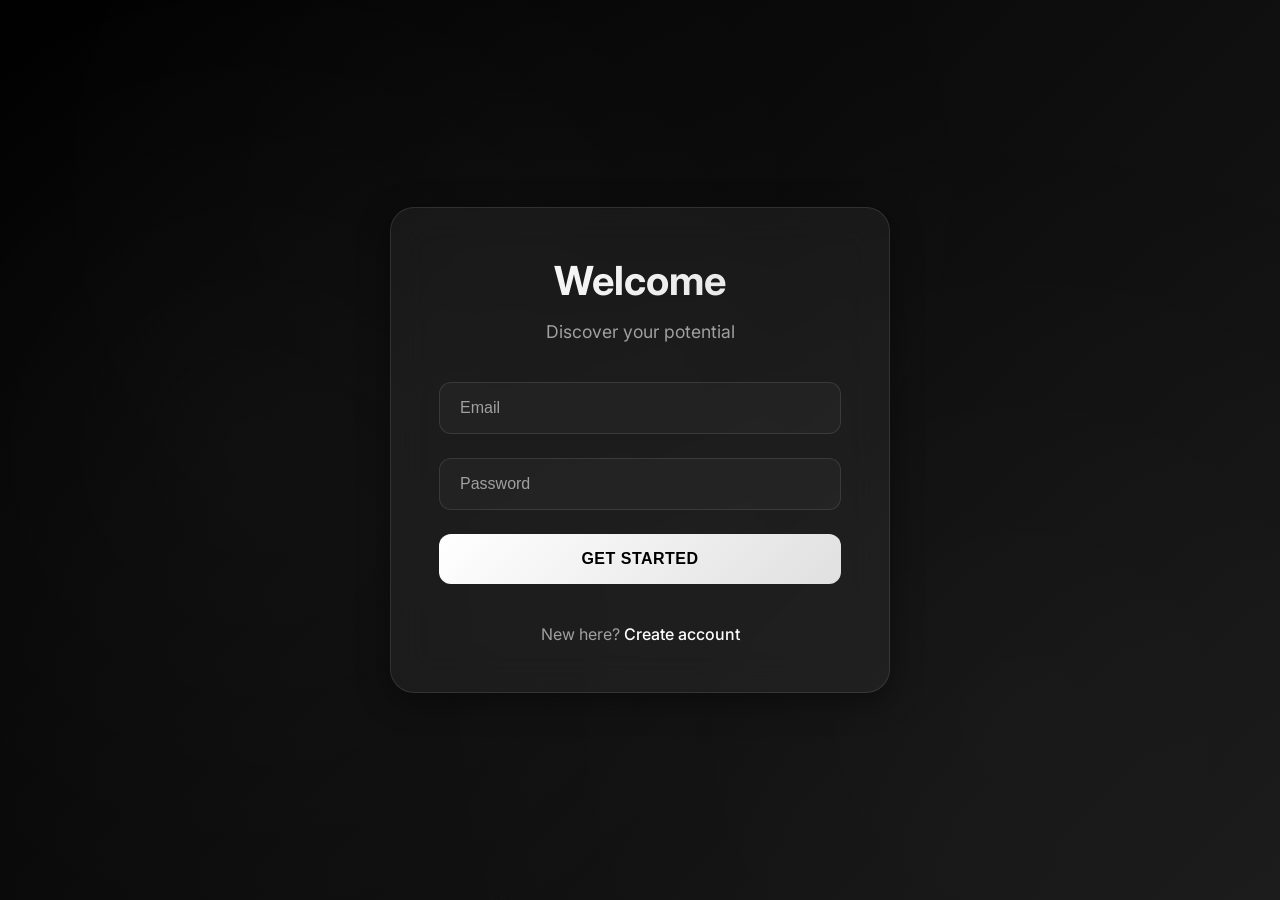
<file: index.html>
<!DOCTYPE html>
<html lang="en">
<head>
    <meta charset="UTF-8">
    <meta name="viewport" content="width=device-width, initial-scale=1.0">
    <title>Self Assessment - Login</title>
    <link rel="stylesheet" href="styles.css">
    <link href="https://fonts.googleapis.com/css2?family=Inter:wght@300;400;500;600;700&display=swap" rel="stylesheet">
</head>
<body>
    <div class="container">
        <div class="glass-card">
            <h1>Welcome</h1>
            <p class="subtitle">Discover your potential</p>
            <form id="loginForm">
                <div class="input-group">
                    <input type="email" id="email" placeholder="Email" required>
                </div>
                <div class="input-group">
                    <input type="password" id="password" placeholder="Password" required>
                </div>
                <button type="submit" class="btn-primary">Get Started</button>
                <p class="signup-text">New here? <a href="#" id="signupLink">Create account</a></p>
            </form>
        </div>
    </div>
    <script src="script.js"></script>
</body>
</html>
</file>
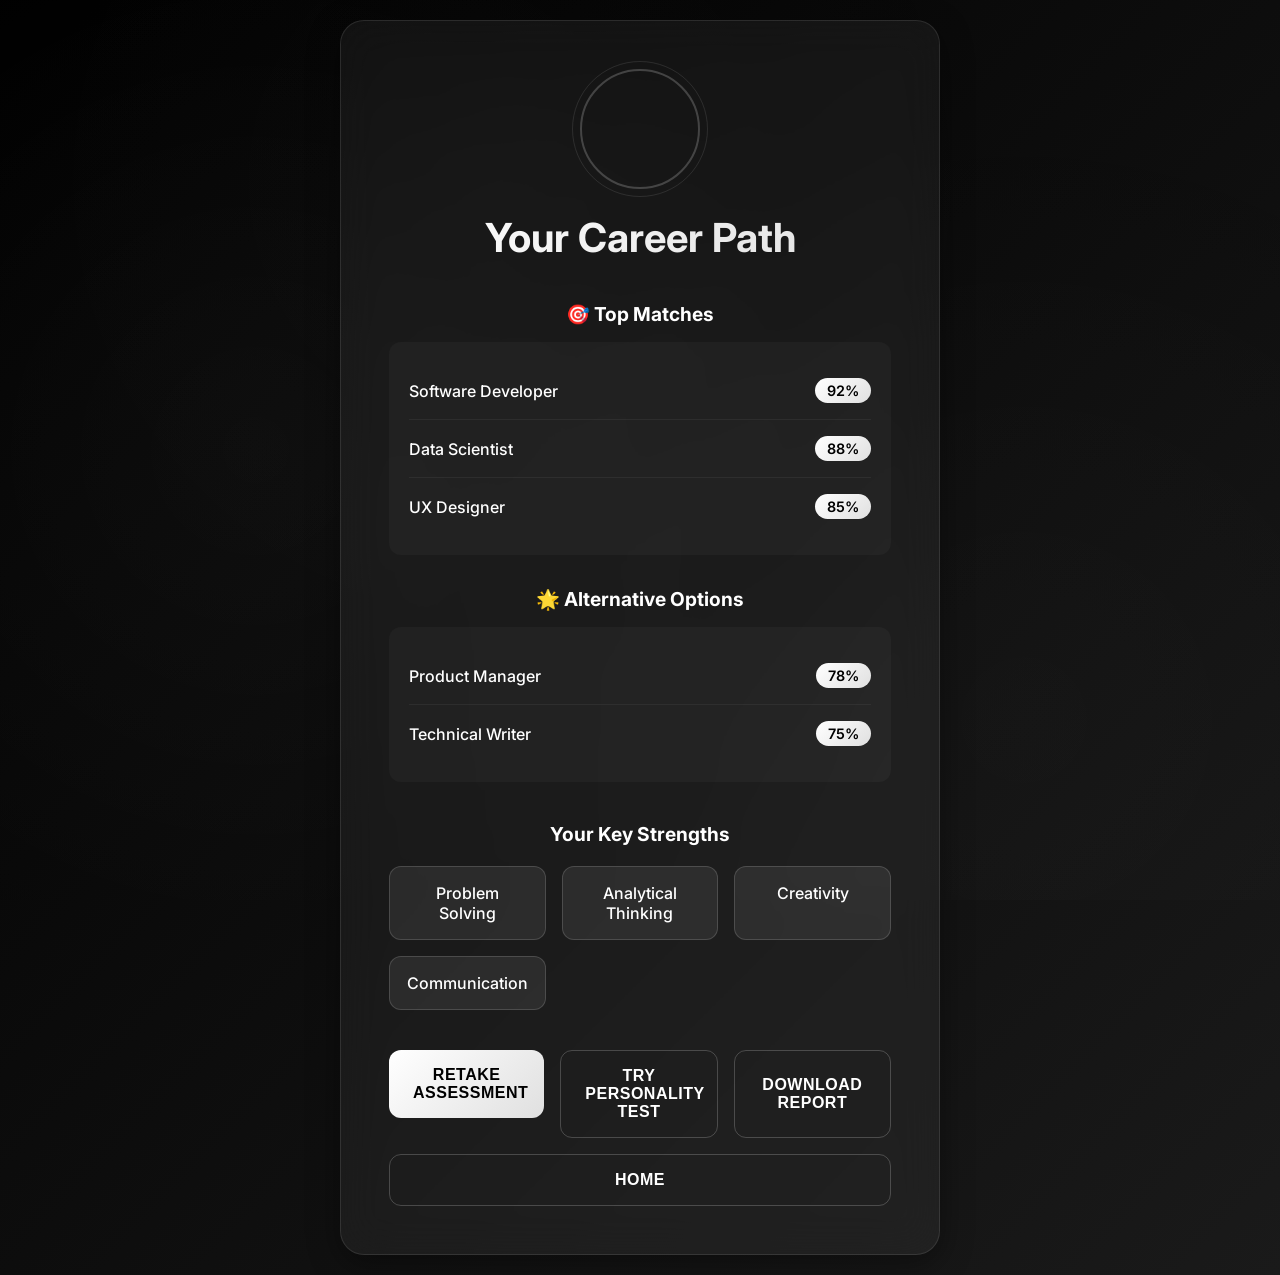
<file: career-result.html>
<!DOCTYPE html>
<html lang="en">
<head>
    <meta charset="UTF-8">
    <meta name="viewport" content="width=device-width, initial-scale=1.0">
    <title>Your Career Recommendations</title>
    <link rel="stylesheet" href="styles.css">
    <link href="https://fonts.googleapis.com/css2?family=Inter:wght@300;400;500;600;700&display=swap" rel="stylesheet">
</head>
<body>
    <div class="container">
        <div class="glass-card result-card">
            <div class="result-animation">
                <div class="pulse-circle"></div>
                <h1>Your Career Path</h1>
            </div>
            <div class="career-categories" id="careerCategories">
                <div class="category">
                    <h3>🎯 Top Matches</h3>
                    <div class="career-list" id="topCareers">
                        <div class="career-item">
                            <span class="career-title">Software Developer</span>
                            <span class="match-percentage">92%</span>
                        </div>
                        <div class="career-item">
                            <span class="career-title">Data Scientist</span>
                            <span class="match-percentage">88%</span>
                        </div>
                        <div class="career-item">
                            <span class="career-title">UX Designer</span>
                            <span class="match-percentage">85%</span>
                        </div>
                    </div>
                </div>
                <div class="category">
                    <h3>🌟 Alternative Options</h3>
                    <div class="career-list" id="alternativeCareers">
                        <div class="career-item">
                            <span class="career-title">Product Manager</span>
                            <span class="match-percentage">78%</span>
                        </div>
                        <div class="career-item">
                            <span class="career-title">Technical Writer</span>
                            <span class="match-percentage">75%</span>
                        </div>
                    </div>
                </div>
            </div>
            <div class="strengths-section">
                <h3>Your Key Strengths</h3>
                <div class="strengths-grid" id="strengthsGrid">
                    <div class="strength">Problem Solving</div>
                    <div class="strength">Analytical Thinking</div>
                    <div class="strength">Creativity</div>
                    <div class="strength">Communication</div>
                </div>
            </div>
            <div class="result-actions">
                <button class="btn-primary" id="retakeTest">Retake Assessment</button>
                <button class="btn-secondary" id="tryPersonalityTest">Try Personality Test</button>
                <button class="btn-secondary" id="downloadReport">Download Report</button>
                <button class="btn-secondary" id="goHome">Home</button>
            </div>
        </div>
    </div>
    <script src="script.js"></script>
</body>
</html>
</file>
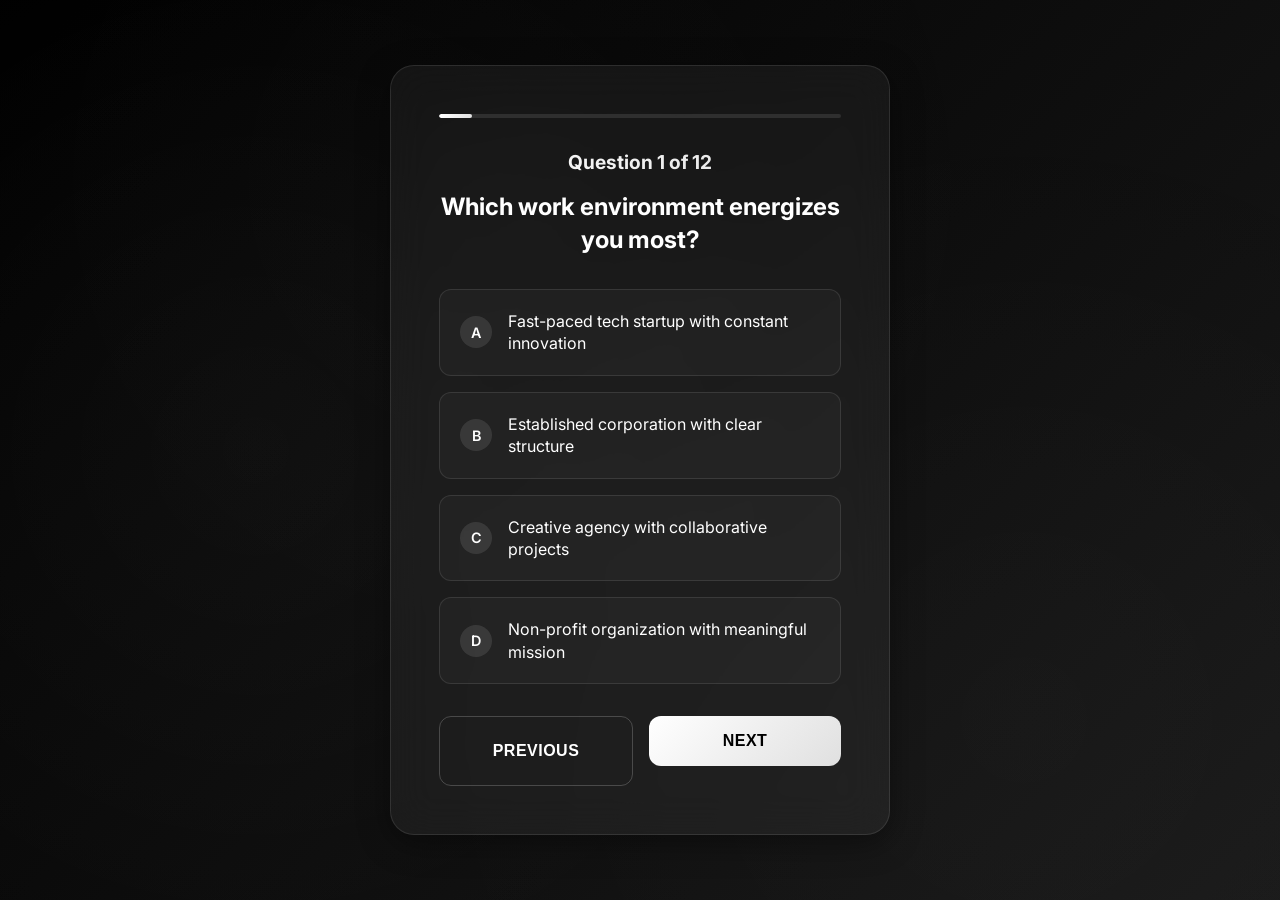
<file: career-test.html>
<!DOCTYPE html>
<html lang="en">
<head>
    <meta charset="UTF-8">
    <meta name="viewport" content="width=device-width, initial-scale=1.0">
    <title>Career Counseling Assessment</title>
    <link rel="stylesheet" href="styles.css">
    <link href="https://fonts.googleapis.com/css2?family=Inter:wght@300;400;500;600;700&display=swap" rel="stylesheet">
</head>
<body>
    <div class="container">
        <div class="glass-card">
            <div class="progress-bar">
                <div class="progress-fill" id="progressFill"></div>
            </div>
            <h1 id="questionNumber">Question 1 of 12</h1>
            <h2 id="questionText">What subjects did you enjoy most in school?</h2>
            <div class="options-container" id="optionsContainer">
                <div class="option" data-value="stem">
                    <span class="option-letter">A</span>
                    <span class="option-text">Mathematics, Science, Computer Science</span>
                </div>
                <div class="option" data-value="arts">
                    <span class="option-letter">B</span>
                    <span class="option-text">Art, Music, Literature, Creative Writing</span>
                </div>
                <div class="option" data-value="social">
                    <span class="option-letter">C</span>
                    <span class="option-text">History, Psychology, Sociology, Languages</span>
                </div>
                <div class="option" data-value="practical">
                    <span class="option-letter">D</span>
                    <span class="option-text">Business, Economics, Physical Education</span>
                </div>
            </div>
            <div class="navigation">
                <button class="btn-secondary" id="prevBtn" disabled>Previous</button>
                <button class="btn-primary" id="nextBtn" disabled>Next</button>
            </div>
        </div>
    </div>
    <script src="script.js"></script>
</body>
</html>
</file>
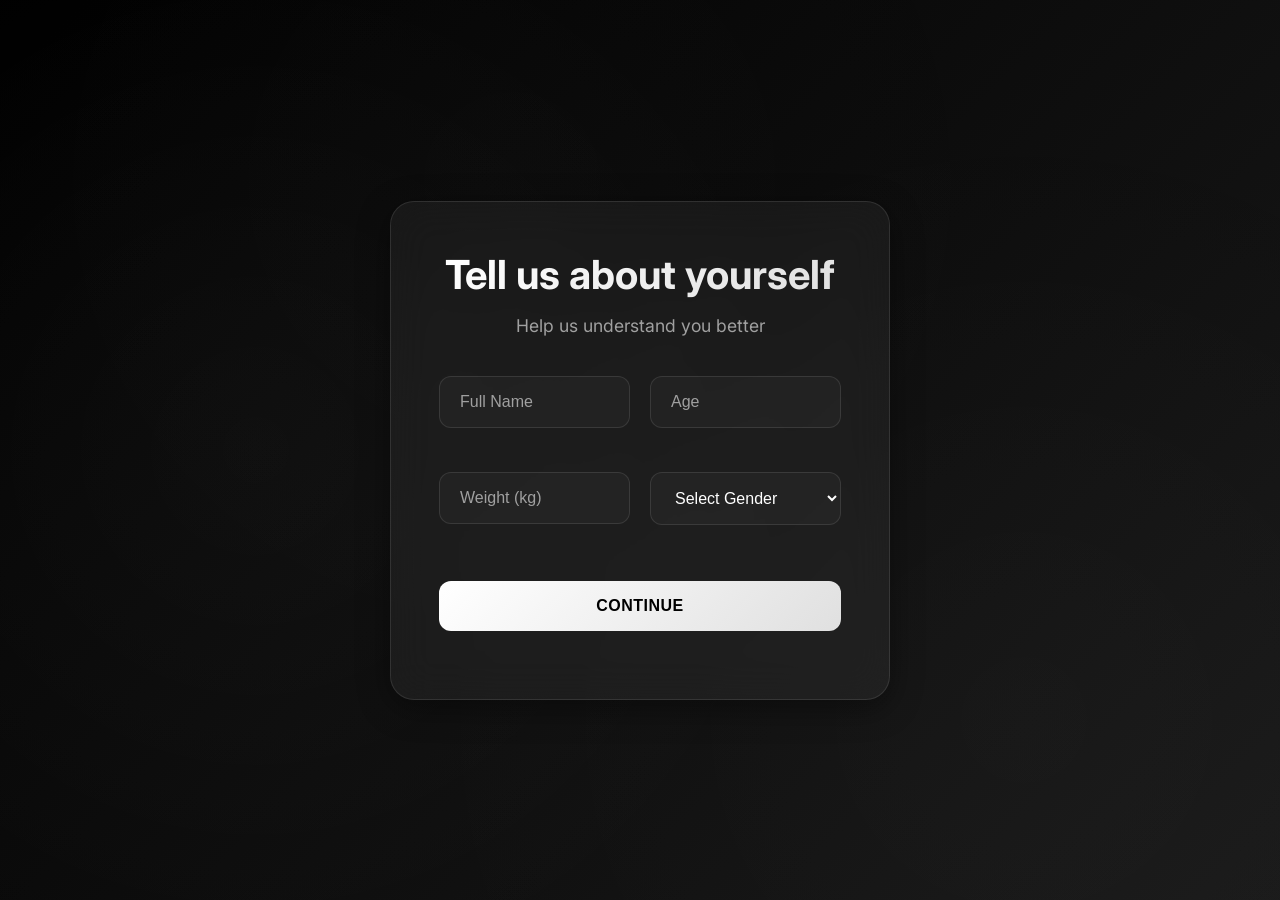
<file: personal-info.html>
<!DOCTYPE html>
<html lang="en">
<head>
    <meta charset="UTF-8">
    <meta name="viewport" content="width=device-width, initial-scale=1.0">
    <title>Personal Information</title>
    <link rel="stylesheet" href="styles.css">
    <link href="https://fonts.googleapis.com/css2?family=Inter:wght@300;400;500;600;700&display=swap" rel="stylesheet">
</head>
<body>
    <div class="container">
        <div class="glass-card">
            <h1>Tell us about yourself</h1>
            <p class="subtitle">Help us understand you better</p>
            <form id="personalInfoForm">
                <div class="form-grid">
                    <div class="input-group">
                        <input type="text" id="fullName" placeholder="Full Name" required>
                    </div>
                    <div class="input-group">
                        <input type="number" id="age" placeholder="Age" min="13" max="100" required>
                    </div>
                    <div class="input-group">
                        <input type="number" id="weight" placeholder="Weight (kg)" min="30" max="300" step="0.1">
                    </div>
                    <div class="input-group">
                        <select id="gender" required>
                            <option value="">Select Gender</option>
                            <option value="male">Male</option>
                            <option value="female">Female</option>
                            <option value="other">Other</option>
                            <option value="prefer-not-to-say">Prefer not to say</option>
                        </select>
                    </div>
                </div>
                <button type="submit" class="btn-primary">Continue</button>
            </form>
        </div>
    </div>
    <script src="script.js"></script>
</body>
</html>
</file>
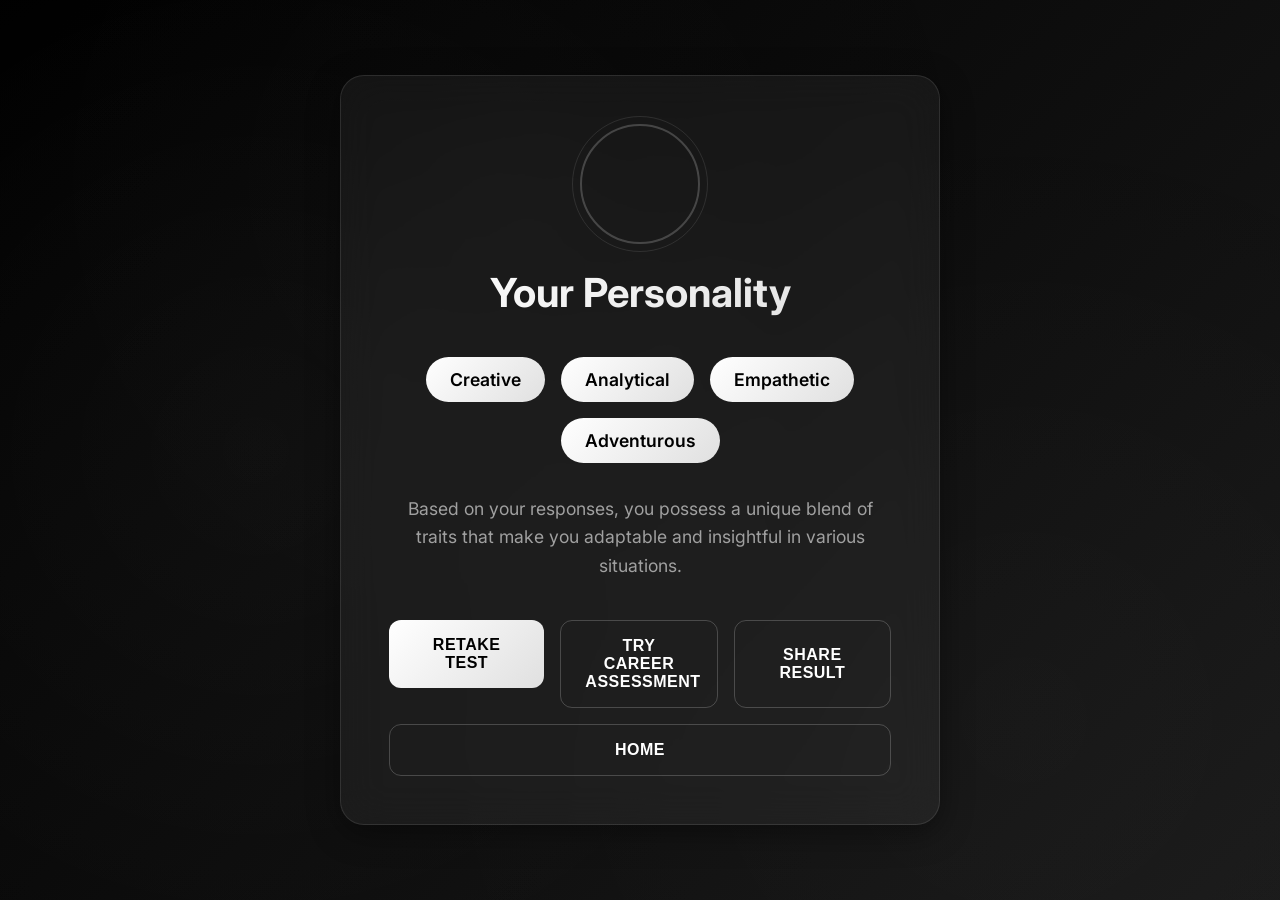
<file: personality-result.html>
<!DOCTYPE html>
<html lang="en">
<head>
    <meta charset="UTF-8">
    <meta name="viewport" content="width=device-width, initial-scale=1.0">
    <title>Your Personality Result</title>
    <link rel="stylesheet" href="styles.css">
    <link href="https://fonts.googleapis.com/css2?family=Inter:wght@300;400;500;600;700&display=swap" rel="stylesheet">
</head>
<body>
    <div class="container">
        <div class="glass-card result-card">
            <div class="result-animation">
                <div class="pulse-circle"></div>
                <h1>Your Personality</h1>
            </div>
            <div class="personality-words" id="personalityWords">
                <span class="word" id="word1">Creative</span>
                <span class="word" id="word2">Analytical</span>
                <span class="word" id="word3">Empathetic</span>
                <span class="word" id="word4">Adventurous</span>
            </div>
            <p class="result-description" id="resultDescription">
                Based on your responses, you possess a unique blend of traits that make you adaptable and insightful in various situations.
            </p>
            <div class="result-actions">
                <button class="btn-primary" id="retakeTest">Retake Test</button>
                <button class="btn-secondary" id="tryCareerTest">Try Career Assessment</button>
                <button class="btn-secondary" id="shareResult">Share Result</button>
                <button class="btn-secondary" id="goHome">Home</button>
            </div>
        </div>
    </div>
    <script src="script.js"></script>
</body>
</html>
</file>
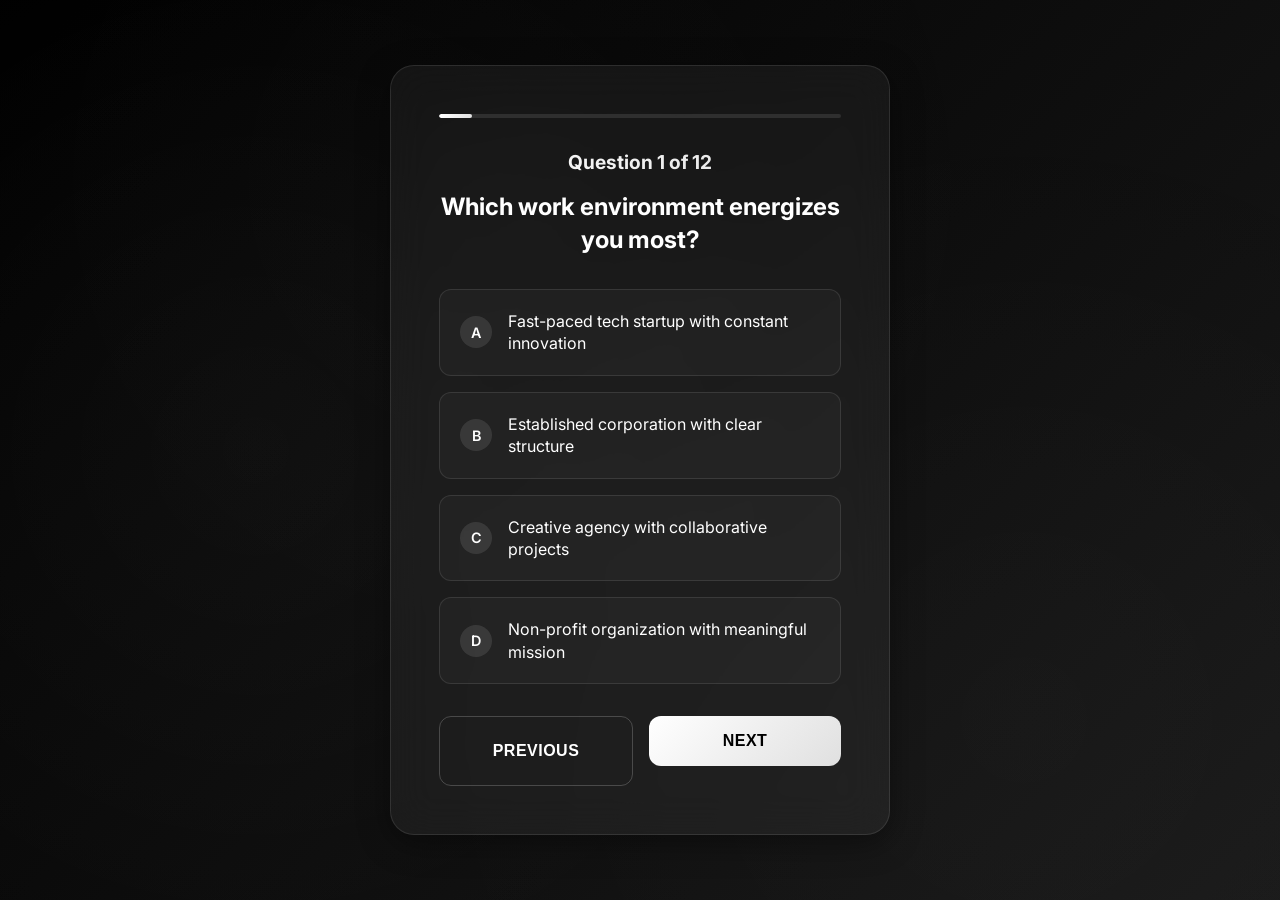
<file: personality-test.html>
<!DOCTYPE html>
<html lang="en">
<head>
    <meta charset="UTF-8">
    <meta name="viewport" content="width=device-width, initial-scale=1.0">
    <title>Personality Test</title>
    <link rel="stylesheet" href="styles.css">
    <link href="https://fonts.googleapis.com/css2?family=Inter:wght@300;400;500;600;700&display=swap" rel="stylesheet">
</head>
<body>
    <div class="container">
        <div class="glass-card">
            <div class="progress-bar">
                <div class="progress-fill" id="progressFill"></div>
            </div>
            <h1 id="questionNumber">Question 1 of 10</h1>
            <h2 id="questionText">How do you prefer to spend your free time?</h2>
            <div class="options-container" id="optionsContainer">
                <div class="option" data-value="introverted">
                    <span class="option-letter">A</span>
                    <span class="option-text">Reading books or enjoying quiet activities alone</span>
                </div>
                <div class="option" data-value="extroverted">
                    <span class="option-letter">B</span>
                    <span class="option-text">Socializing with friends and attending events</span>
                </div>
                <div class="option" data-value="balanced">
                    <span class="option-letter">C</span>
                    <span class="option-text">Mix of both, depending on my mood</span>
                </div>
                <div class="option" data-value="creative">
                    <span class="option-letter">D</span>
                    <span class="option-text">Engaging in creative hobbies or learning new skills</span>
                </div>
            </div>
            <div class="navigation">
                <button class="btn-secondary" id="prevBtn" disabled>Previous</button>
                <button class="btn-primary" id="nextBtn" disabled>Next</button>
            </div>
        </div>
    </div>
    <script src="script.js"></script>
</body>
</html>
</file>
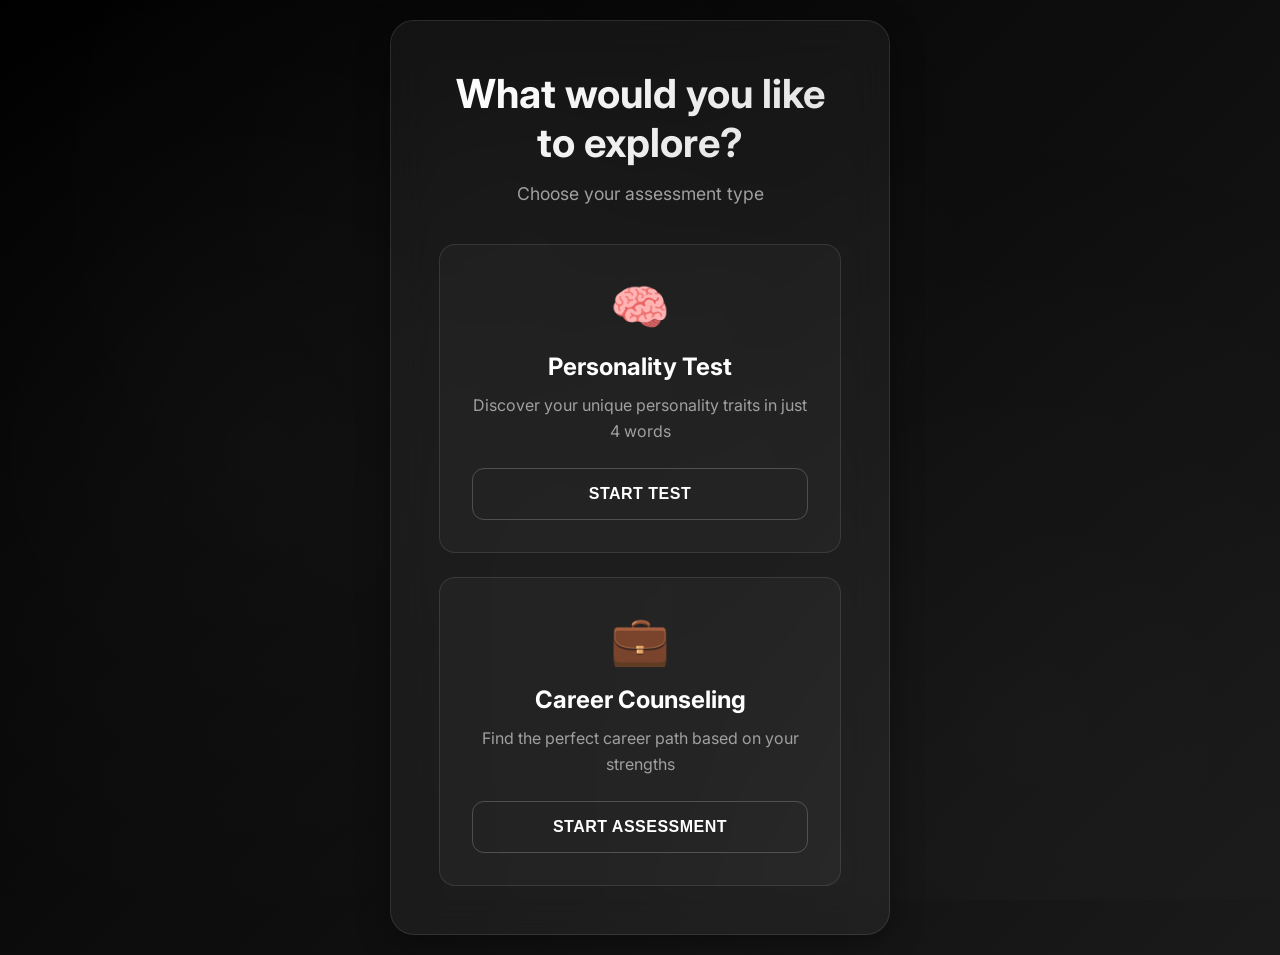
<file: test-selection.html>
<!DOCTYPE html>
<html lang="en">
<head>
    <meta charset="UTF-8">
    <meta name="viewport" content="width=device-width, initial-scale=1.0">
    <title>Choose Your Path</title>
    <link rel="stylesheet" href="styles.css">
    <link href="https://fonts.googleapis.com/css2?family=Inter:wght@300;400;500;600;700&display=swap" rel="stylesheet">
</head>
<body>
    <div class="container">
        <div class="glass-card">
            <h1>What would you like to explore?</h1>
            <p class="subtitle">Choose your assessment type</p>
            <div class="test-options">
                <div class="test-card" id="personalityTest">
                    <div class="test-icon">🧠</div>
                    <h3>Personality Test</h3>
                    <p>Discover your unique personality traits in just 4 words</p>
                    <button class="btn-secondary">Start Test</button>
                </div>
                <div class="test-card" id="careerTest">
                    <div class="test-icon">💼</div>
                    <h3>Career Counseling</h3>
                    <p>Find the perfect career path based on your strengths</p>
                    <button class="btn-secondary">Start Assessment</button>
                </div>
            </div>
        </div>
    </div>
    <script src="script.js"></script>
</body>
</html>
</file>
<file: styles.css>
* {
    margin: 0;
    padding: 0;
    box-sizing: border-box;
}

:root {
    --primary-bg: #000000;
    --secondary-bg: #0a0a0a;
    --glass-bg: rgba(255, 255, 255, 0.05);
    --glass-border: rgba(255, 255, 255, 0.1);
    --text-primary: #ffffff;
    --text-secondary: #a0a0a0;
    --accent: #ffffff;
    --shadow: 0 8px 32px rgba(0, 0, 0, 0.4);
    --transition: all 0.3s cubic-bezier(0.4, 0, 0.2, 1);
}

body {
    font-family: 'Inter', -apple-system, BlinkMacSystemFont, sans-serif;
    background: linear-gradient(135deg, #000000 0%, #1a1a1a 100%);
    min-height: 100vh;
    color: var(--text-primary);
    overflow-x: hidden;
    position: relative;
}

body::before {
    content: '';
    position: fixed;
    top: 0;
    left: 0;
    right: 0;
    bottom: 0;
    background: 
        radial-gradient(circle at 20% 50%, rgba(255, 255, 255, 0.03) 0%, transparent 50%),
        radial-gradient(circle at 80% 80%, rgba(255, 255, 255, 0.02) 0%, transparent 50%),
        radial-gradient(circle at 40% 20%, rgba(255, 255, 255, 0.01) 0%, transparent 50%);
    pointer-events: none;
    z-index: 1;
}

.container {
    display: flex;
    justify-content: center;
    align-items: center;
    min-height: 100vh;
    padding: 20px;
    position: relative;
    z-index: 2;
}

.glass-card {
    background: var(--glass-bg);
    backdrop-filter: blur(20px);
    -webkit-backdrop-filter: blur(20px);
    border: 1px solid var(--glass-border);
    border-radius: 24px;
    padding: 48px;
    box-shadow: var(--shadow);
    max-width: 500px;
    width: 100%;
    transition: var(--transition);
    animation: slideUp 0.6s ease-out;
}

.glass-card:hover {
    transform: translateY(-2px);
    box-shadow: 0 12px 40px rgba(0, 0, 0, 0.6);
    border-color: rgba(255, 255, 255, 0.15);
}

@keyframes slideUp {
    from {
        opacity: 0;
        transform: translateY(30px);
    }
    to {
        opacity: 1;
        transform: translateY(0);
    }
}

h1 {
    font-size: 2.5rem;
    font-weight: 700;
    margin-bottom: 16px;
    text-align: center;
    background: linear-gradient(135deg, #ffffff 0%, #e0e0e0 100%);
    -webkit-background-clip: text;
    -webkit-text-fill-color: transparent;
    background-clip: text;
}

.subtitle {
    text-align: center;
    color: var(--text-secondary);
    margin-bottom: 40px;
    font-size: 1.1rem;
    font-weight: 400;
}

.form-grid {
    display: grid;
    grid-template-columns: 1fr 1fr;
    gap: 20px;
    margin-bottom: 32px;
}

.input-group {
    margin-bottom: 24px;
}

input, select {
    width: 100%;
    padding: 16px 20px;
    background: rgba(255, 255, 255, 0.03);
    border: 1px solid rgba(255, 255, 255, 0.1);
    border-radius: 12px;
    color: var(--text-primary);
    font-size: 1rem;
    transition: var(--transition);
    outline: none;
}

input::placeholder {
    color: var(--text-secondary);
}

input:focus, select:focus {
    border-color: rgba(255, 255, 255, 0.3);
    background: rgba(255, 255, 255, 0.05);
    transform: scale(1.02);
}

select {
    cursor: pointer;
}

select option {
    background: var(--secondary-bg);
    color: var(--text-primary);
}

.btn-primary, .btn-secondary {
    width: 100%;
    padding: 16px 24px;
    border: none;
    border-radius: 12px;
    font-size: 1rem;
    font-weight: 600;
    cursor: pointer;
    transition: var(--transition);
    text-transform: uppercase;
    letter-spacing: 0.5px;
    position: relative;
    overflow: hidden;
}

.btn-primary {
    background: linear-gradient(135deg, #ffffff 0%, #e0e0e0 100%);
    color: var(--primary-bg);
    margin-bottom: 20px;
}

.btn-primary:hover {
    transform: translateY(-2px);
    box-shadow: 0 8px 25px rgba(255, 255, 255, 0.3);
}

.btn-primary:active {
    transform: translateY(0);
}

.btn-secondary {
    background: transparent;
    color: var(--text-primary);
    border: 1px solid rgba(255, 255, 255, 0.2);
}

.btn-secondary:hover {
    background: rgba(255, 255, 255, 0.1);
    border-color: rgba(255, 255, 255, 0.3);
    transform: translateY(-2px);
}

.signup-text {
    text-align: center;
    color: var(--text-secondary);
    margin-top: 20px;
}

.signup-text a {
    color: var(--text-primary);
    text-decoration: none;
    font-weight: 500;
    transition: var(--transition);
}

.signup-text a:hover {
    color: var(--accent);
    text-decoration: underline;
}

.test-options {
    display: grid;
    grid-template-columns: 1fr;
    gap: 24px;
    margin-top: 40px;
}

.test-card {
    background: rgba(255, 255, 255, 0.03);
    border: 1px solid rgba(255, 255, 255, 0.1);
    border-radius: 16px;
    padding: 32px;
    text-align: center;
    transition: var(--transition);
    cursor: pointer;
}

.test-card:hover {
    background: rgba(255, 255, 255, 0.08);
    border-color: rgba(255, 255, 255, 0.2);
    transform: translateY(-4px);
    box-shadow: 0 12px 30px rgba(0, 0, 0, 0.4);
}

.test-icon {
    font-size: 3rem;
    margin-bottom: 16px;
}

.test-card h3 {
    font-size: 1.5rem;
    margin-bottom: 12px;
    color: var(--text-primary);
}

.test-card p {
    color: var(--text-secondary);
    margin-bottom: 24px;
    line-height: 1.6;
}

.progress-bar {
    width: 100%;
    height: 4px;
    background: rgba(255, 255, 255, 0.1);
    border-radius: 2px;
    margin-bottom: 32px;
    overflow: hidden;
}

.progress-fill {
    height: 100%;
    background: linear-gradient(90deg, #ffffff 0%, #e0e0e0 100%);
    border-radius: 2px;
    transition: width 0.3s ease;
    width: 10%;
}

#questionNumber {
    font-size: 1.2rem;
    color: var(--text-secondary);
    margin-bottom: 16px;
    text-align: center;
}

#questionText {
    font-size: 1.5rem;
    margin-bottom: 32px;
    text-align: center;
    line-height: 1.4;
}

.options-container {
    margin-bottom: 32px;
}

.option {
    display: flex;
    align-items: center;
    padding: 20px;
    background: rgba(255, 255, 255, 0.03);
    border: 1px solid rgba(255, 255, 255, 0.1);
    border-radius: 12px;
    margin-bottom: 16px;
    cursor: pointer;
    transition: var(--transition);
}

.option:hover {
    background: rgba(255, 255, 255, 0.08);
    border-color: rgba(255, 255, 255, 0.2);
    transform: translateX(4px);
}

.option.selected {
    background: rgba(255, 255, 255, 0.15);
    border-color: rgba(255, 255, 255, 0.4);
}

.option-letter {
    display: inline-flex;
    align-items: center;
    justify-content: center;
    width: 32px;
    height: 32px;
    background: rgba(255, 255, 255, 0.1);
    border-radius: 50%;
    margin-right: 16px;
    font-weight: 600;
    font-size: 0.9rem;
}

.option-text {
    flex: 1;
    line-height: 1.4;
}

.navigation {
    display: flex;
    gap: 16px;
}

.navigation button {
    flex: 1;
}

.result-card {
    text-align: center;
    max-width: 600px;
}

.result-animation {
    margin-bottom: 40px;
    position: relative;
}

.pulse-circle {
    width: 120px;
    height: 120px;
    border: 2px solid rgba(255, 255, 255, 0.2);
    border-radius: 50%;
    margin: 0 auto 24px;
    position: relative;
    animation: pulse 2s infinite;
}

.pulse-circle::before {
    content: '';
    position: absolute;
    top: -10px;
    left: -10px;
    right: -10px;
    bottom: -10px;
    border: 1px solid rgba(255, 255, 255, 0.1);
    border-radius: 50%;
    animation: pulse 2s infinite 0.5s;
}

@keyframes pulse {
    0%, 100% {
        transform: scale(1);
        opacity: 1;
    }
    50% {
        transform: scale(1.05);
        opacity: 0.7;
    }
}

.personality-words {
    display: flex;
    justify-content: center;
    gap: 16px;
    margin-bottom: 32px;
    flex-wrap: wrap;
}

.word {
    background: linear-gradient(135deg, #ffffff 0%, #e0e0e0 100%);
    color: var(--primary-bg);
    padding: 12px 24px;
    border-radius: 25px;
    font-weight: 600;
    font-size: 1.1rem;
    animation: fadeInScale 0.6s ease-out forwards;
    opacity: 0;
}

.word:nth-child(1) { animation-delay: 0.1s; }
.word:nth-child(2) { animation-delay: 0.2s; }
.word:nth-child(3) { animation-delay: 0.3s; }
.word:nth-child(4) { animation-delay: 0.4s; }

@keyframes fadeInScale {
    from {
        opacity: 0;
        transform: scale(0.8);
    }
    to {
        opacity: 1;
        transform: scale(1);
    }
}

.result-description {
    color: var(--text-secondary);
    line-height: 1.6;
    margin-bottom: 40px;
    font-size: 1.1rem;
}

.result-actions {
    display: flex;
    gap: 16px;
    flex-wrap: wrap;
    justify-content: center;
}

.result-actions button {
    flex: 1;
    min-width: 150px;
}

.career-categories {
    margin-bottom: 40px;
}

.category {
    margin-bottom: 32px;
}

.category h3 {
    margin-bottom: 16px;
    color: var(--text-primary);
    font-size: 1.2rem;
}

.career-list {
    background: rgba(255, 255, 255, 0.03);
    border-radius: 12px;
    padding: 20px;
}

.career-item {
    display: flex;
    justify-content: space-between;
    align-items: center;
    padding: 16px 0;
    border-bottom: 1px solid rgba(255, 255, 255, 0.05);
}

.career-item:last-child {
    border-bottom: none;
}

.career-title {
    font-weight: 500;
    color: var(--text-primary);
}

.match-percentage {
    background: linear-gradient(135deg, #ffffff 0%, #e0e0e0 100%);
    color: var(--primary-bg);
    padding: 4px 12px;
    border-radius: 20px;
    font-weight: 600;
    font-size: 0.9rem;
}

.strengths-section {
    margin-bottom: 40px;
}

.strengths-section h3 {
    margin-bottom: 20px;
    color: var(--text-primary);
    font-size: 1.2rem;
}

.strengths-grid {
    display: grid;
    grid-template-columns: repeat(auto-fit, minmax(150px, 1fr));
    gap: 16px;
}

.strength {
    background: rgba(255, 255, 255, 0.08);
    border: 1px solid rgba(255, 255, 255, 0.15);
    border-radius: 12px;
    padding: 16px;
    text-align: center;
    font-weight: 500;
    transition: var(--transition);
}

.strength:hover {
    background: rgba(255, 255, 255, 0.12);
    transform: translateY(-2px);
}

@media (max-width: 768px) {
    .glass-card {
        padding: 32px 24px;
        margin: 10px;
    }
    
    h1 {
        font-size: 2rem;
    }
    
    .form-grid {
        grid-template-columns: 1fr;
        gap: 16px;
    }
    
    .test-options {
        gap: 20px;
    }
    
    .personality-words {
        flex-direction: column;
        align-items: center;
    }
    
    .result-actions {
        flex-direction: column;
    }
    
    .result-actions button {
        width: 100%;
    }
    
    .strengths-grid {
        grid-template-columns: repeat(auto-fit, minmax(120px, 1fr));
    }
}

@media (max-width: 480px) {
    .container {
        padding: 10px;
    }
    
    .glass-card {
        padding: 24px 20px;
    }
    
    h1 {
        font-size: 1.8rem;
    }
    
    .option {
        padding: 16px;
    }
    
    .navigation {
        flex-direction: column;
    }
}
</file>
